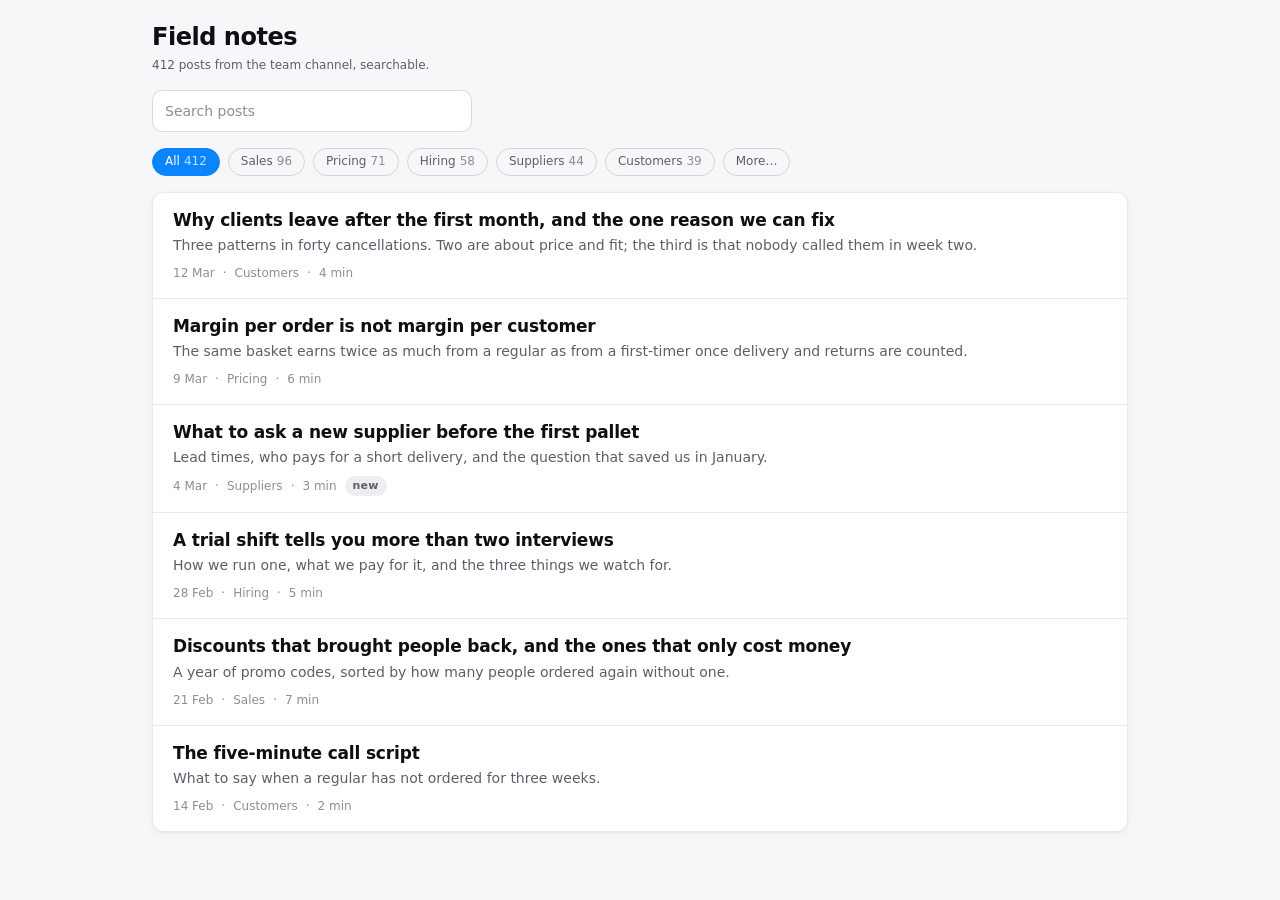
<file: templates/patterns/index.html>
<!doctype html>
<html lang="en" dir="ltr" data-languages="en">
<head>
<meta charset="utf-8" />
<meta name="viewport" content="width=device-width, initial-scale=1, viewport-fit=cover" />
<title>patterns</title>

<!--
  THE TWO OTHER KINDS OF SCREEN, next to the starter's form-and-records one.

  `design.md` -> "What kind of screen is it" names three kinds: sorting,
  reading, entering. The starter shows entering and a short record list. This
  page shows the other two as they should look, built only from classes in
  the starter's app.css:

    #library   a list of TEXTS: chips to filter, a search field with a label,
               rows with a headline, an excerpt and metadata underneath
    #post      one text on its own screen: .reader, .article-title, .lead,
               .prose, .pull
    #orders    a list of RECORDS to go through: .row-title / .row-sub /
               .row-meta, a status badge on the few rows that need it
    #tasks     a list that drives the record it opens: .split, the selected
               row's aria-current, and a .dialog in place of confirm()

  Copy the markup, not the words. It is not part of any app and is not
  deployed; it exists so the shape you copy is a shape made for your kind of
  screen. Look at it framed, from the templates directory:

    python templates/preview.py --app templates
    http://127.0.0.1:8765/__shell?entry=/patterns/index.html%23library

  It is written in English only, and says so on <html> with
  data-languages="en": its sample text has no Russian or Hebrew, and English
  laid out right to left is wrong for a reader and for a screen reader alike.
  An app in three languages follows the starter instead. To see these shapes
  mirrored, copy one into the starter and open it with ?locale=he.

  The <head> script is the starter's, shortened: handshake, appearance,
  device, and the check that the message came from the shell (MAN-2506). A
  real app copies the starter's whole block - this page has no SDK import and
  no session runtime to protect, so it leaves out what only those need.

  Ported from PR #27 (written against 2.11.0) in 3.14.0.
-->
<script>
  (function () {
    var root = document.documentElement;
    var media = window.matchMedia('(prefers-color-scheme: dark)');
    root.dataset.appearance = media.matches ? 'dark' : 'light';
    window.__device = 'desktop';

    function applyShellTheme(payload) {
      if (payload.appearance) root.dataset.appearance = payload.appearance;
      if (payload.accent) root.dataset.accent = payload.accent;
    }

    var SHELL_ORIGINS = ['https://manaurum.com', 'https://app.manaurum.com'];
    if (/^(127\.0\.0\.1|localhost|\[::1\])$/.test(location.hostname)) {
      SHELL_ORIGINS.push(location.origin);
    }

    window.addEventListener('message', function (event) {
      var data = event.data;
      if (!data || typeof data.type !== 'string') return;
      if (event.source !== window.parent || SHELL_ORIGINS.indexOf(event.origin) === -1) return;
      var payload = data.payload || {};
      if (data.type === 'manaurum:init' || data.type === 'manaurum:theme-change') {
        applyShellTheme(payload);
      }
      if ((data.type === 'manaurum:init' || data.type === 'manaurum:device-change') && payload.device) {
        window.__device = payload.device;
        if (document.body) document.body.dataset.device = payload.device;
      }
      if (data.type === 'manaurum:init') {
        event.source.postMessage({ type: 'manaurum:ready', payload: { sdk_version: 'patterns' } },
                                 event.origin);
      }
    }, true);
  })();
</script>

<link rel="stylesheet" href="../v2-starter/src/static/app.css" />
</head>

<body>
  <div class="app">

    <!-- READING, the list. The headline is the content, so it is the biggest
         thing in the row and it wraps instead of truncating. Date, topic and
         length sit UNDER the text: they vary in length, and on the right
         they would make a jagged edge and squeeze the headline. -->
    <div data-view="library">
      <header class="page-header">
        <div>
          <h1>Field notes</h1>
          <p class="subtitle">412 posts from the team channel, searchable.</p>
        </div>
      </header>

      <div>
        <div class="toolbar">
          <!-- The forms rule still holds in a toolbar: a label exists, it is
               just not shown. `.toolbar > .field` takes the free width. -->
          <div class="field">
            <label class="field-label sr-only" for="q">Search posts</label>
            <input class="input" id="q" type="search" placeholder="Search posts" />
          </div>
        </div>

        <!-- Filters. Quiet until chosen; only the chosen one is accent.
             Seven, not thirteen: the rest would go behind a <select>. -->
        <div class="chips" role="group" aria-label="Topic" id="topics">
          <button class="chip" type="button" aria-pressed="true">All <span class="chip-n">412</span></button>
          <button class="chip" type="button" aria-pressed="false">Sales <span class="chip-n">96</span></button>
          <button class="chip" type="button" aria-pressed="false">Pricing <span class="chip-n">71</span></button>
          <button class="chip" type="button" aria-pressed="false">Hiring <span class="chip-n">58</span></button>
          <button class="chip" type="button" aria-pressed="false">Suppliers <span class="chip-n">44</span></button>
          <button class="chip" type="button" aria-pressed="false">Customers <span class="chip-n">39</span></button>
          <button class="chip" type="button" aria-pressed="false">More&hellip;</button>
        </div>
      </div>

      <section class="card card-flush">
        <ul class="list" id="posts">
          <li class="row row-text is-interactive" data-id="leave" tabindex="0">
            <div class="row-main">
              <span class="row-headline">Why clients leave after the first month, and the one reason we can fix</span>
              <span class="row-excerpt">Three patterns in forty cancellations. Two are about price and fit; the third is that nobody called them in week two.</span>
              <span class="row-foot"><span>12 Mar</span><span>Customers</span><span>4 min</span></span>
            </div>
          </li>
          <li class="row row-text is-interactive" data-id="margin" tabindex="0">
            <div class="row-main">
              <span class="row-headline">Margin per order is not margin per customer</span>
              <span class="row-excerpt">The same basket earns twice as much from a regular as from a first-timer once delivery and returns are counted.</span>
              <span class="row-foot"><span>9 Mar</span><span>Pricing</span><span>6 min</span></span>
            </div>
          </li>
          <li class="row row-text is-interactive" data-id="supplier" tabindex="0">
            <div class="row-main">
              <span class="row-headline">What to ask a new supplier before the first pallet</span>
              <span class="row-excerpt">Lead times, who pays for a short delivery, and the question that saved us in January.</span>
              <span class="row-foot"><span>4 Mar</span><span>Suppliers</span><span>3 min</span><span class="badge">new</span></span>
            </div>
          </li>
          <li class="row row-text is-interactive" data-id="hiring" tabindex="0">
            <div class="row-main">
              <span class="row-headline">A trial shift tells you more than two interviews</span>
              <span class="row-excerpt">How we run one, what we pay for it, and the three things we watch for.</span>
              <span class="row-foot"><span>28 Feb</span><span>Hiring</span><span>5 min</span></span>
            </div>
          </li>
          <li class="row row-text is-interactive" data-id="discounts" tabindex="0">
            <div class="row-main">
              <span class="row-headline">Discounts that brought people back, and the ones that only cost money</span>
              <span class="row-excerpt">A year of promo codes, sorted by how many people ordered again without one.</span>
              <span class="row-foot"><span>21 Feb</span><span>Sales</span><span>7 min</span></span>
            </div>
          </li>
          <li class="row row-text is-interactive" data-id="calls" tabindex="0">
            <div class="row-main">
              <span class="row-headline">The five-minute call script</span>
              <span class="row-excerpt">What to say when a regular has not ordered for three weeks.</span>
              <span class="row-foot"><span>14 Feb</span><span>Customers</span><span>2 min</span></span>
            </div>
          </li>
        </ul>
      </section>
    </div><!-- /view: library -->

    <!-- READING, one text. No card: the text is the surface. A reading
         screen has almost no accent - the back link and the links in the
         text. The pulled quote is grey on purpose. -->
    <div data-view="post" hidden>
      <article class="reader">
        <!-- The way back sits in the text column, not at the window edge:
             on a wide window the two would be a screen apart. -->
        <div class="toolbar">
          <a class="btn btn-ghost" href="#library"><span class="flip-rtl" aria-hidden="true">&larr;</span> All posts</a>
        </div>
        <h1 class="article-title">Why clients leave after the first month, and the one reason we can fix</h1>
        <p class="article-meta"><span>12 March 2026</span><span>Customers</span><span>4 min read</span></p>
        <p class="lead">We read forty cancellation notes side by side. Most reasons were out of our hands. One was not, and it costs a phone call.</p>
        <div class="prose">
          <p>Every cancellation note since September went into one table: when the customer joined, how many orders they placed, what they wrote when they left. Forty of them, and three patterns.</p>
          <h2>Price and fit</h2>
          <p>Half left because the product was not for them, or not at that price. That is a question for the landing page, not for the first month, and <a href="#library">the pricing notes</a> cover it.</p>
          <blockquote class="pull">
            Nobody asked how the first two weeks went. I assumed nobody would notice if I stopped.
            <cite>one of the forty</cite>
          </blockquote>
          <h2>Silence in week two</h2>
          <p>The rest had one thing in common: no contact between the welcome message and the first invoice. The customers who got a call in week two stayed at three times the rate.</p>
          <ul>
            <li>Call on day ten, not day thirty.</li>
            <li>Ask one question: what almost made you stop?</li>
            <li>Write the answer down where the next person will see it.</li>
          </ul>
          <p>That is the whole change. It is in the call script from February.</p>
        </div>
      </article>
    </div><!-- /view: post -->

    <!-- SORTING. Records, so the old row is right: the name is a label, it
         truncates, and short even values (an amount, a date) hug the right.
         One badge, on the one row that needs a decision. One primary.

         These rows are inert here, so they carry no is-interactive, tabindex
         or data-id: a hover on a row that does nothing is a promise the page
         does not keep. In a real app a row opens its order - add all three
         then, with one delegated click AND keydown handler, as #posts has. -->
    <div data-view="orders" hidden>
      <header class="page-header">
        <div>
          <h1>Orders</h1>
          <p class="subtitle">This week, oldest first.</p>
        </div>
        <div class="header-actions">
          <button class="btn btn-primary" type="button">New order</button>
        </div>
      </header>

      <div class="chips" role="group" aria-label="Status">
        <button class="chip" type="button" aria-pressed="true">Open <span class="chip-n">7</span></button>
        <button class="chip" type="button" aria-pressed="false">Delivered <span class="chip-n">23</span></button>
        <button class="chip" type="button" aria-pressed="false">Cancelled <span class="chip-n">2</span></button>
      </div>

      <section class="card card-flush">
        <ul class="list">
          <li class="row">
            <div class="row-main"><span class="row-title">Ivanova Maria</span><span class="row-sub">#312 &middot; 4 items &middot; pickup</span></div>
            <span class="badge badge-danger">overdue</span>
            <span class="row-meta">2 480 ₽</span>
          </li>
          <li class="row">
            <div class="row-main"><span class="row-title">Petrov Alexei</span><span class="row-sub">#313 &middot; 1 item &middot; delivery</span></div>
            <span class="row-meta">890 ₽</span>
          </li>
          <li class="row">
            <div class="row-main"><span class="row-title">Kafe Solnce</span><span class="row-sub">#314 &middot; 12 items &middot; delivery</span></div>
            <span class="row-meta">14 200 ₽</span>
          </li>
          <li class="row">
            <div class="row-main"><span class="row-title">Sidorova Anna</span><span class="row-sub">#315 &middot; 2 items &middot; pickup</span></div>
            <span class="row-meta">1 150 ₽</span>
          </li>
          <li class="row">
            <div class="row-main"><span class="row-title">Orlov Dmitry</span><span class="row-sub">#316 &middot; 3 items &middot; delivery</span></div>
            <span class="row-meta">3 040 ₽</span>
          </li>
          <li class="row">
            <div class="row-main"><span class="row-title">Studio Linia</span><span class="row-sub">#317 &middot; 6 items &middot; delivery</span></div>
            <span class="row-meta">7 600 ₽</span>
          </li>
          <li class="row">
            <div class="row-main"><span class="row-title">Morozov Ilya</span><span class="row-sub">#318 &middot; 1 item &middot; pickup</span></div>
            <span class="row-meta">420 ₽</span>
          </li>
        </ul>
      </section>
    </div><!-- /view: orders -->

    <!-- LIST AND DETAIL. The list is the content, so it is rows in a card,
         not a sidebar; the open record is the row with aria-current. Narrow
         the window and the record drops under the list; on a phone only one
         of the two shows (data-open). Delete asks first, with a <dialog>:
         confirm() returns false in the desktop without showing anything. -->
    <div data-view="tasks" hidden>
      <header class="page-header">
        <div>
          <h1>Tasks</h1>
          <p class="subtitle">Three open, two waiting on someone else.</p>
        </div>
      </header>

      <div class="split" id="task-split">
        <section class="split-list card card-flush">
          <ul class="list" id="tasks">
            <li class="row is-interactive" data-id="t1" data-due="Friday" data-to="Marketing" tabindex="0" aria-current="true">
              <div class="row-main"><span class="row-title">Send the landing copy to marketing</span><span class="row-sub">Promised for Friday</span></div>
              <span class="row-meta">Fri</span>
            </li>
            <li class="row is-interactive" data-id="t2" data-due="Monday" data-to="Data team" tabindex="0">
              <div class="row-main"><span class="row-title">Check the week-two retention numbers</span><span class="row-sub">Waiting on the data team</span></div>
              <span class="row-meta">Mon</span>
            </li>
            <li class="row is-interactive" data-id="t3" data-due="Tuesday" data-to="Founders" tabindex="0">
              <div class="row-main"><span class="row-title">Decide on the trial length</span><span class="row-sub">Two options on the table</span></div>
              <span class="row-meta">Tue</span>
            </li>
          </ul>
        </section>

        <section class="split-detail card" aria-labelledby="task-title">
          <div class="toolbar">
            <a class="btn btn-ghost split-back" href="#tasks"><span class="flip-rtl" aria-hidden="true">&larr;</span> All tasks</a>
            <span class="toolbar-spacer"></span>
            <button class="btn btn-secondary" type="button" id="task-delete">Delete</button>
          </div>
          <h2 class="card-title">Task</h2>
          <p class="row-title" id="task-title" tabindex="-1">Send the landing copy to marketing</p>
          <dl class="kv">
            <dt>Due</dt><dd id="task-due">Friday</dd>
            <dt>Promised to</dt><dd id="task-to">Marketing</dd>
          </dl>
          <p class="status" id="task-status" role="status"></p>
        </section>
      </div>

      <dialog class="dialog" id="confirm-delete" aria-labelledby="cd-title">
        <form method="dialog">
          <h2 class="dialog-title" id="cd-title">Delete this task?</h2>
          <p class="dialog-body">It cannot be brought back.</p>
          <div class="dialog-actions">
            <button class="btn btn-secondary" value="cancel" autofocus>Cancel</button>
            <button class="btn btn-danger" value="ok">Delete</button>
          </div>
        </form>
      </dialog>
    </div><!-- /view: tasks -->

  </div>

<script>
  document.body.dataset.device = window.__device;

  // A chip group is single-choice here: one handler per group, and the state
  // lives in aria-pressed, which is also what paints it.
  document.querySelectorAll('.chips').forEach(function (group) {
    group.addEventListener('click', function (e) {
      var chip = e.target.closest('.chip');
      if (!chip) return;
      group.querySelectorAll('.chip').forEach(function (c) {
        c.setAttribute('aria-pressed', c === chip ? 'true' : 'false');
      });
    });
  });

  // One delegated handler, and a keyboard path: a row that only answers the
  // mouse is half a control.
  var posts = document.getElementById('posts');
  function openPost(row) {
    if (row) location.hash = 'post';
  }
  posts.addEventListener('click', function (e) {
    openPost(e.target.closest('.row[data-id]'));
  });
  posts.addEventListener('keydown', function (e) {
    if (e.key !== 'Enter' && e.key !== ' ') return;
    e.preventDefault();
    openPost(e.target.closest('.row[data-id]'));
  });

  // List and detail: the open record is aria-current, and its id is in the
  // URL (#tasks/t2) so it opens directly.
  var tasks = document.getElementById('tasks');
  var split = document.getElementById('task-split');
  function showTask(id) {
    var rows = Array.prototype.slice.call(tasks.querySelectorAll('.row[data-id]'));
    var phone = document.body.dataset.device === 'mobile';
    var asked = rows.filter(function (row) { return row.dataset.id === id; })[0] || null;
    // Nothing in the URL, or an id that is not here (deleted, mistyped): a
    // phone shows the list alone, a window shows the first record beside it
    // rather than an empty pane or the last one it drew.
    var open = asked || (phone ? null : rows[0] || null);
    var wasOpen = split.hasAttribute('data-open');
    var previous = tasks.querySelector('.row[aria-current="true"]');
    rows.forEach(function (row) {
      if (row === open) row.setAttribute('aria-current', 'true'); else row.removeAttribute('aria-current');
    });
    split.toggleAttribute('data-open', !!asked);
    if (open) {
      // Every field of the record, and nothing left over from the last one.
      document.getElementById('task-title').textContent = open.querySelector('.row-title').textContent;
      document.getElementById('task-due').textContent = open.dataset.due;
      document.getElementById('task-to').textContent = open.dataset.to;
      document.getElementById('task-status').textContent = '';
    }
    // On a phone the pane that had focus has just been hidden: move focus to
    // what is on screen now, or a keyboard user is left nowhere.
    if (phone && asked && !wasOpen) document.getElementById('task-title').focus();
    if (phone && !asked && wasOpen && previous) previous.focus();
  }
  function pickTask(row) {
    if (row) location.hash = 'tasks/' + row.dataset.id;
  }
  tasks.addEventListener('click', function (e) {
    pickTask(e.target.closest('.row[data-id]'));
  });
  tasks.addEventListener('keydown', function (e) {
    if (e.key !== 'Enter' && e.key !== ' ') return;
    e.preventDefault();
    pickTask(e.target.closest('.row[data-id]'));
  });

  // Delete asks first. The answer arrives in the close event, as returnValue.
  var dialog = document.getElementById('confirm-delete');
  document.getElementById('task-delete').addEventListener('click', function () {
    dialog.returnValue = '';
    dialog.showModal();
  });
  dialog.addEventListener('close', function () {
    document.getElementById('task-status').textContent =
      dialog.returnValue === 'ok' ? 'Deleted (not really: this page has no data).' : '';
  });

  var views = Array.prototype.slice.call(document.querySelectorAll('[data-view]'));
  function route() {
    var name = location.hash.slice(1).split('/')[0];
    var known = views.some(function (el) { return el.dataset.view === name; });
    views.forEach(function (el) { el.hidden = el.dataset.view !== (known ? name : 'library'); });
    if (name === 'tasks') showTask(location.hash.split('/')[1] || '');
  }
  window.addEventListener('hashchange', route);
  route();
</script>
</body>
</html>
</file>
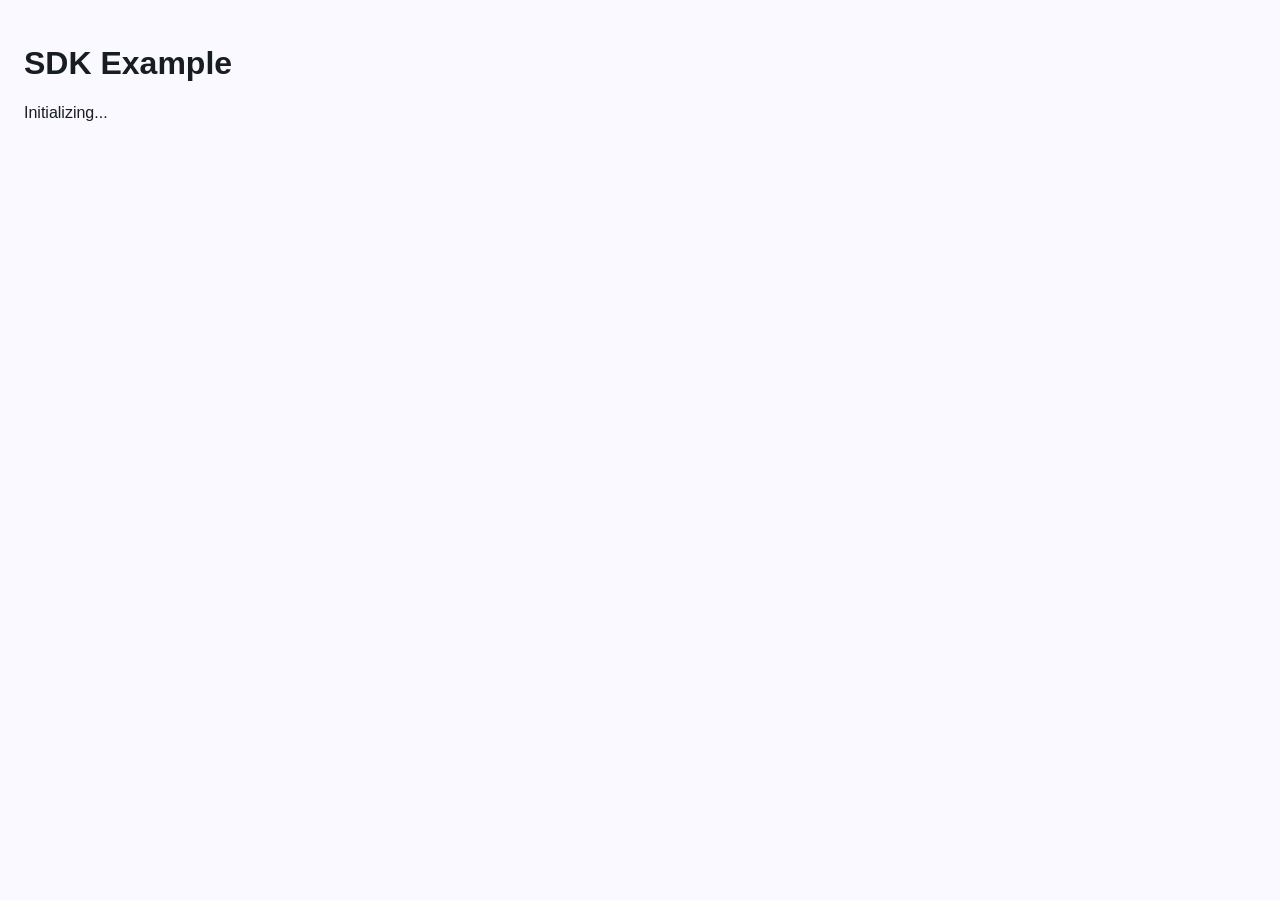
<file: templates/hello-world.html>
<!DOCTYPE html>
<html lang="en">
<head>
  <meta charset="utf-8">
  <title>SDK Example</title>
  <script src="https://manaurum.com/sdk/manaurum.js"></script>
  <style>
    body { font-family: Inter, sans-serif; margin: 0; padding: 24px; background: #f9f9ff; color: #181c23; }
    body.xp { font-family: Tahoma, sans-serif; background: #ece9d8; }
    .btn { padding: 8px 16px; border: none; border-radius: 8px; cursor: pointer; font-size: 13px; font-weight: 600; margin: 4px; }
    .btn-blue { background: #0058bc; color: white; }
    .btn-gray { background: #e0e0e0; color: #333; }
  </style>
</head>
<body>
  <h1>SDK Example</h1>
  <p id="status">Initializing...</p>
  <div id="actions" style="display:none;">
    <button class="btn btn-blue" onclick="app.setTitle('Updated @ ' + new Date().toLocaleTimeString())">Set Title</button>
    <button class="btn btn-gray" onclick="app.toastSuccess('It works!')">Toast</button>
    <button class="btn btn-gray" onclick="app.toastError('Oops!')">Error Toast</button>
    <button class="btn btn-gray" onclick="app.close()">Close</button>
  </div>

  <script>
    var app = ManaurumSDK.init();

    app.onReady(function(ctx) {
      document.getElementById('status').textContent =
        'Connected! Hello, ' + ctx.user.nickname + ' (theme: ' + ctx.theme + ')';
      document.getElementById('actions').style.display = 'block';
    });

    app.onThemeChange(function(theme) {
      document.body.className = theme === 'xp' ? 'xp' : '';
    });
  </script>
</body>
</html>
</file>
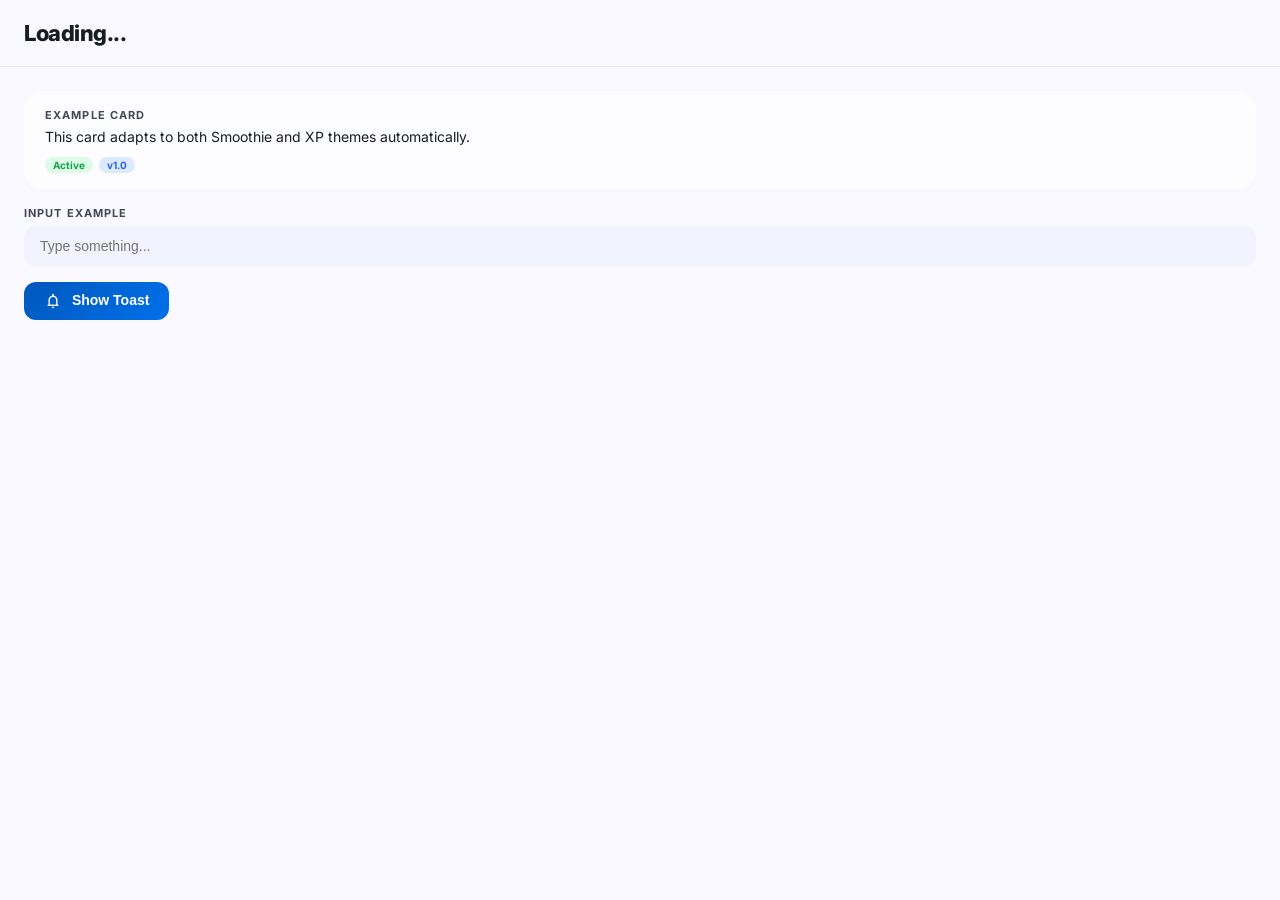
<file: templates/theme-aware-app.html>
<!DOCTYPE html>
<html>
<head>
  <meta charset="utf-8">
  <meta name="viewport" content="width=device-width, initial-scale=1">
  <title>ManAurum Theme-Aware App</title>
  <script src="https://manaurum.com/sdk/manaurum.js"></script>
  <link href="https://fonts.googleapis.com/css2?family=Inter:wght@400;500;600;700;800&display=swap" rel="stylesheet">
  <link href="https://fonts.googleapis.com/css2?family=Material+Symbols+Outlined:wght,FILL@100..700,0..1&display=swap" rel="stylesheet">
  <style>
    * { margin: 0; padding: 0; box-sizing: border-box; }
    body { transition: all 0.2s; height: 100vh; display: flex; flex-direction: column; }

    /* Smoothie theme */
    body.smoothie {
      font-family: 'Inter', -apple-system, sans-serif;
      background: #f9f9ff; color: #181c23; font-size: 14px;
    }
    body.smoothie .header { padding: 20px 24px; border-bottom: 1px solid rgba(0,0,0,0.06); }
    body.smoothie .header h1 { font-size: 22px; font-weight: 800; letter-spacing: -0.02em; }
    body.smoothie .card {
      background: rgba(255,255,255,0.6); border-radius: 20px; padding: 16px 20px;
      border: 1px solid rgba(255,255,255,0.4); box-shadow: 0 2px 8px rgba(0,0,0,0.02);
    }
    body.smoothie .btn {
      padding: 10px 20px; border-radius: 12px; border: none;
      background: linear-gradient(135deg, #0058bc, #0070eb); color: white;
      font-weight: 700; font-size: 14px; cursor: pointer;
    }
    body.smoothie .input {
      width: 100%; padding: 12px 16px; border-radius: 12px; border: none;
      background: #f1f3fe; font-size: 14px; outline: none; color: #181c23;
    }
    body.smoothie .label {
      font-size: 11px; font-weight: 700; color: #414755;
      text-transform: uppercase; letter-spacing: 0.1em; margin-bottom: 6px;
    }
    body.smoothie .badge {
      padding: 2px 8px; border-radius: 9999px; font-size: 10px; font-weight: 700;
    }
    body.smoothie .text-muted { color: #717786; font-size: 13px; }

    /* XP theme */
    body.xp {
      font-family: Tahoma, sans-serif;
      background: #ece9d8; color: #000; font-size: 12px;
    }
    body.xp .header { padding: 8px 12px; border-bottom: 1px solid #aaa; }
    body.xp .header h1 { font-size: 14px; font-weight: 700; }
    body.xp .card {
      background: #fff; border-radius: 3px; padding: 8px 10px; border: 1px solid #aca899;
    }
    body.xp .btn {
      padding: 4px 16px; border-radius: 3px; border: 1px solid #214a87;
      background: #316ac5; color: white; font-weight: 700; font-size: 11px; cursor: pointer;
    }
    body.xp .input {
      width: 100%; padding: 6px 8px; border-radius: 3px; border: 1px solid #7f9db9;
      background: #fff; font-size: 12px; outline: none; color: #000;
    }
    body.xp .label { font-size: 11px; font-weight: 700; color: #333; margin-bottom: 4px; }
    body.xp .badge { padding: 2px 6px; border-radius: 3px; font-size: 10px; font-weight: 700; }
    body.xp .text-muted { color: #666; font-size: 11px; }

    /* Shared */
    .content { flex: 1; overflow-y: auto; padding: 24px; }
    body.xp .content { padding: 12px; }
    .badge-success { background: #dcfce7; color: #16a34a; }
    .badge-error { background: #fef2f2; color: #dc2626; }
    .badge-info { background: #dbeafe; color: #2563eb; }
    .material-symbols-outlined { font-variation-settings: 'FILL' 0, 'wght' 400; vertical-align: middle; }
  </style>
</head>
<body class="smoothie">
  <div class="header">
    <h1 id="title">Loading...</h1>
    <p class="text-muted" id="subtitle"></p>
  </div>

  <div class="content">
    <div class="card" style="margin-bottom: 16px;">
      <div class="label">Example Card</div>
      <p>This card adapts to both Smoothie and XP themes automatically.</p>
      <div style="margin-top: 12px; display: flex; gap: 6px;">
        <span class="badge badge-success">Active</span>
        <span class="badge badge-info">v1.0</span>
      </div>
    </div>

    <div style="margin-bottom: 16px;">
      <div class="label">Input Example</div>
      <input class="input" placeholder="Type something..." id="demo-input">
    </div>

    <button class="btn" id="toast-btn">
      <span class="material-symbols-outlined" style="font-size: 18px; margin-right: 6px;">notifications</span>
      Show Toast
    </button>
  </div>

  <script>
    var sdk = ManaurumSDK.init();

    sdk.onReady(function(ctx) {
      document.body.className = ctx.theme;
      document.getElementById('title').textContent = 'Hello, ' + ctx.user.nickname + '!';
      document.getElementById('subtitle').textContent = 'Theme: ' + ctx.theme;
    });

    sdk.onThemeChange(function(theme) {
      document.body.className = theme;
      document.getElementById('subtitle').textContent = 'Theme: ' + theme;
    });

    document.getElementById('toast-btn').onclick = function() {
      sdk.toastSuccess('It works!');
    };
  </script>
</body>
</html>
</file>
<file: templates/v2-starter/src/static/app.css>
/* ============================================================================
   my-app — stylesheet
   manaurum-starter app.css 3.22.3 — keep this line when you copy the file.
   It is how the platform tells which template an app's stylesheet came from,
   and so which apps still carry a defect fixed in a later one.
   ----------------------------------------------------------------------------
   A v2 app is an ISOLATED IFRAME that serves its own CSS. Nothing from the
   Manaurum shell cascades in: no reset, no fonts, no tokens, no component
   classes. That is the whole design contract. You are not styling a React
   island inside our app — you are building a small, self-contained web page
   that has to look like it belongs next to ours.

   So this file is deliberately complete: it is the design system for your app.
   Copy it, keep the token names, and restyle by changing values at the top
   rather than sprinkling one-off colours through your markup.

   WHY THESE TOKEN NAMES. They are the Manaurum OS names, copied verbatim from
   the OS stylesheet (`frontend/src/app/globals.css`, mirrored publicly at
   https://manaurum.com/api/library/tokens.css). Keeping the names means that
   when the shared design system becomes a dependable dependency (MAN-1401),
   swapping to it moves none of the rules below. `--app-bg`, `--surface-input`
   and `--font-mono` are this file's own and stay here either way.

   Why the values are vendored here instead of `<link>`-ing that public file
   today: a stylesheet has no graceful degradation. A dynamically-imported SDK
   can fall back to `fetch()`, but a `<link>` that fails to load leaves your
   user staring at unstyled HTML.

   FOUR RULES THIS FILE ENCODES, because they are the ones that get missed:
     1. The OS draws the title bar. Never draw your own.
     2. Fill the content area. No margin against the window edge.
     3. Appearance (light/dark) and accent come from the SHELL, not from the
        browser. `index.html` sets `data-appearance` / `data-accent` on <html>;
        every colour below reads off those. See the handshake there.
     4. Left and right are the READING direction, and Hebrew reads the other
        way. `index.html` sets <html dir="rtl"> for it, and every side here is
        a logical one - `margin-inline-start`, `padding-inline-end`,
        `border-inline-start`, `text-align: start` - so the page mirrors by
        itself. Never `margin-left` / `text-align: left`: `check_ui.py` fails
        on them. An arrow that means back or forward takes `.flip-rtl`.
   ========================================================================= */

/* ── Tokens: light (the default) ─────────────────────────────────────────── */

:root {
  /* Type. Matches the OS stack. No webfont on purpose: a font that arrives
     late reflows your app, and one that fails to arrive changes its metrics.
     If you want the Manaurum brand faces (Hanken Grotesk + Newsreader), self
     -host them in your own image rather than hot-linking a CDN. */
  --font-text: "SF Pro Text", "Inter", system-ui, -apple-system, BlinkMacSystemFont, sans-serif;
  --font-display: "SF Pro Display", "Inter", system-ui, -apple-system, BlinkMacSystemFont, sans-serif;
  --font-mono: ui-monospace, SFMono-Regular, "SF Mono", Menlo, Consolas, monospace;

  --fs-caption: 11px;  --fs-footnote: 12px; --fs-body: 13px;
  --fs-body-lg: 14px;  --fs-callout: 15px;  --fs-subhead: 17px;
  --fs-title-3: 20px;  --fs-title-2: 24px;

  --fw-regular: 400; --fw-medium: 500; --fw-semibold: 600; --fw-bold: 700;
  /* `--lh-normal` is for labels, rows and short copy. Four paragraphs in a
     row at 1.5 are tiring to read; long-form text takes `--lh-relaxed`, which
     is what `.prose` below uses. Same names and values as the OS
     (frontend/src/app/globals.css:255-258). */
  --lh-tight: 1.15;  --lh-snug: 1.3;   --lh-normal: 1.5;  --lh-relaxed: 1.7;
  --ls-tight: -0.02em;

  /* Spacing. Every gap and pad below comes from this scale — that single
     habit is most of what makes a layout look designed rather than assembled. */
  --space-1: 4px;  --space-2: 8px;  --space-3: 12px; --space-4: 16px;
  --space-5: 20px; --space-6: 24px; --space-8: 32px; --space-10: 40px;
  --space-12: 48px;

  /* Layout. `design.md` caps a page at 1024px: text lines that run the
     full width of a maximised window are unreadable. */
  --container-lg: 1024px;

  --radius-button: 8px; --radius-input: 10px; --radius-card: 12px;
  --radius-panel: 16px; --radius-pill: 9999px;

  --motion-fast: 120ms; --motion-normal: 200ms;
  --ease-standard: cubic-bezier(0.4, 0, 0.2, 1);
  --ease-spring: cubic-bezier(0.32, 0.72, 0, 1);

  /* Surfaces. An app iframe is opaque — it is not composited over the
     wallpaper — so these are the OS's SOLID window values, not its
     translucent ones.

     Note the direction: in light the page recedes and cards come forward
     (white on grey); in dark it inverts (cards lighter than the page).
     Getting that backwards is the single most common reason a dark theme
     looks flat. */
  --app-bg: #f7f7f9;
  --surface-card: #ffffff;
  --surface-panel: #eeeef1;
  --surface-input: #ffffff;
  --surface-hover: rgba(0, 0, 0, 0.04);
  --surface-active: rgba(0, 0, 0, 0.08);

  --border-hairline: rgba(0, 0, 0, 0.08);
  --border-hairline-strong: rgba(0, 0, 0, 0.14);

  --text-primary: #0e0f12;
  --text-secondary: #5c5f6b;
  --text-tertiary: #8e8e93;
  --text-inverted: #ffffff;

  --shadow-card: 0 1px 2px rgba(0, 0, 0, 0.04), 0 2px 8px rgba(0, 0, 0, 0.04);
  --shadow-button: 0 1px 2px rgba(0, 0, 0, 0.08);
  /* This file's own, like `--app-bg`: what dims the page behind a `.dialog`. */
  --scrim: rgba(0, 0, 0, 0.32);

  --color-danger: #e5484d;  --color-danger-soft: rgba(229, 72, 77, 0.10);
  --color-success: #16a34a; --color-success-soft: rgba(22, 163, 74, 0.10);
  --color-warning: #f59e0b; --color-warning-soft: rgba(245, 158, 11, 0.12);

  /* Accent default. Overridden by [data-accent] below. */
  --accent: #0a84ff;
  --accent-hover: #3395ff;
  --accent-soft: rgba(10, 132, 255, 0.12);
  --accent-contrast: #ffffff;

  color-scheme: light;
}

/* ── Tokens: dark ────────────────────────────────────────────────────────────
   One block, no media query. `index.html` ALWAYS writes data-appearance —
   from the shell when framed, from prefers-color-scheme when standalone — so
   there is exactly one source of truth and no duplicated token list. */

:root[data-appearance="dark"] {
  --app-bg: #17171a;
  --surface-card: #212126;
  --surface-panel: #2a2a30;
  --surface-input: #1a1a1e;
  --surface-hover: rgba(255, 255, 255, 0.06);
  --surface-active: rgba(255, 255, 255, 0.10);

  --border-hairline: rgba(255, 255, 255, 0.10);
  --border-hairline-strong: rgba(255, 255, 255, 0.18);

  --text-primary: #f5f5f7;
  --text-secondary: #9a9da8;
  --text-tertiary: #7c7f88;
  --text-inverted: #0e0f12;

  --shadow-card: 0 1px 2px rgba(0, 0, 0, 0.3), 0 2px 8px rgba(0, 0, 0, 0.3);
  --shadow-button: 0 1px 2px rgba(0, 0, 0, 0.5);
  --scrim: rgba(0, 0, 0, 0.56);

  --color-danger: #ff6369;  --color-danger-soft: rgba(255, 99, 105, 0.16);
  --color-success: #30d158; --color-success-soft: rgba(48, 209, 88, 0.16);
  --color-warning: #ffb340; --color-warning-soft: rgba(255, 179, 64, 0.16);

  color-scheme: dark;
}

/* ── Accents ─────────────────────────────────────────────────────────────────
   The user picks one of these in OS Settings; the shell tells your app which.
   Values copied verbatim from globals.css (frontend/src/app/globals.css:376-388,
   the nine names of backend/app/services/preferences.py) so your app matches
   the desktop around it. Anything unrecognised keeps the core-blue default
   above. */

:root[data-accent="core-blue"] { --accent: #0a84ff; --accent-hover: #3395ff; --accent-soft: rgba(10,132,255,.12); --accent-contrast: #fff; }
:root[data-accent="teal"]      { --accent: #5ac8fa; --accent-hover: #76d2fb; --accent-soft: rgba(90,200,250,.14);  --accent-contrast: #0e0f12; }
:root[data-accent="lavender"]  { --accent: #b49dff; --accent-hover: #c3b1ff; --accent-soft: rgba(180,157,255,.16); --accent-contrast: #0e0f12; }
:root[data-accent="coral"]     { --accent: #ff9b85; --accent-hover: #ffae9b; --accent-soft: rgba(255,155,133,.14); --accent-contrast: #0e0f12; }
:root[data-accent="rose"]      { --accent: #ff6ca0; --accent-hover: #ff87b3; --accent-soft: rgba(255,108,160,.14); --accent-contrast: #fff; }
:root[data-accent="graphite"]  { --accent: #8e8e93; --accent-hover: #a2a2a7; --accent-soft: rgba(142,142,147,.14); --accent-contrast: #fff; }
:root[data-accent="amber"]     { --accent: #f59e0b; --accent-hover: #fbbf24; --accent-soft: rgba(245,158,11,.12);  --accent-contrast: #0e0f12; }
:root[data-accent="green"]     { --accent: #30d158; --accent-hover: #4add6e; --accent-soft: rgba(48,209,88,.14);   --accent-contrast: #0e0f12; }
:root[data-accent="verdant"]   { --accent: #02d667; --accent-hover: #2ae382; --accent-soft: rgba(2,214,103,.14);   --accent-contrast: #051a10; }

/* ── Reset + page shell ─────────────────────────────────────────────────── */

*, *::before, *::after { box-sizing: border-box; }

/* The `hidden` attribute is only `display: none` in the BROWSER's stylesheet,
   and any author `display` rule beats it — including `.empty { display: flex }`
   and `.kv { display: grid }` below. Without this line `el.hidden = true`
   silently does nothing and you get an empty state stacked on top of the list
   it was supposed to replace. Keep it. */
[hidden] { display: none !important; }

/* The scroll contract, and the reason `.app` below says `min-height` and not
   `height`. The OS window's content area is `overflow: auto`, which scrolls a
   BUILTIN app; it can never scroll yours, because your app is an iframe sized
   to `height: 100%` of that box and is therefore never taller than it. So the
   document here is the scroller, and everything below it is free to grow.

   Put `overflow: hidden` and a fixed `height` on a root instead, and the
   bottom of every long page becomes unreachable — no scrollbar, anywhere.
   Adding `overflow: auto` to a child does NOT fix that on its own: a block
   with auto height grows to fit its content and never overflows. A fixed
   shell needs the root to be a flex column, `flex: 1` AND `overflow: auto` on
   the element holding the content, and `min-height: 0` on the flex items in
   between. That is what a design mockup's `overflow: hidden` costs you when
   it is ported — it was the mockup drawing a fake window frame. See "Window
   rules" in manaurum-app/references/design.md. */
html, body { height: 100%; }

body {
  margin: 0;
  background: var(--app-bg);
  color: var(--text-primary);
  font-family: var(--font-text);
  font-size: var(--fs-body-lg);
  line-height: var(--lh-normal);
  -webkit-font-smoothing: antialiased;
}

/* Without this a link is the browser's #0000ee, which follows neither the
   accent nor the dark appearance. */
a { color: var(--accent); text-underline-offset: 2px; }

/* The OS window is the frame. `.app` fills it and owns the ONLY outer
   padding in the app — rule 2 at the top of this file.

   A cap and its centring are ONE rule. Up to the cap a centred and an
   uncentred `.app` are pixel-identical; past it, a cap with no
   `margin-inline: auto` glues the app to the left edge of a wide window.
   This shipped in four apps (MAN-2849), and `check_ui.py` now fails on it. */
.app {
  display: flex;
  flex-direction: column;
  min-height: 100%;
  padding: var(--space-6);
  gap: var(--space-4);
  width: 100%;
  max-width: var(--container-lg, 1024px);
  margin-inline: auto;
}

/* A view (see the router in index.html) is a column of cards with the same
   rhythm as `.app` itself. Without this the cards inside a view touch: `.app`
   spaces its OWN children, and once the router arrived (2.9.0) its only
   children were the header and the views. The starter's overview cards sat
   at 0px from each other until 3.14.0. A hidden view stays hidden: `[hidden]`
   above is `!important`. */
.app > [data-view] {
  display: flex;
  flex-direction: column;
  gap: var(--space-4);
}

/* ── Header ──────────────────────────────────────────────────────────────────
   A page title, a one-line explanation, and actions on the right. This is the
   default top of an app; it is not a title bar (the OS draws that). */

.page-header {
  display: flex;
  align-items: flex-start;
  justify-content: space-between;
  gap: var(--space-4);
}

.page-header h1 {
  margin: 0;
  font-family: var(--font-display);
  font-size: var(--fs-title-2);
  font-weight: var(--fw-bold);
  letter-spacing: var(--ls-tight);
  line-height: var(--lh-tight);
}

.page-header .subtitle {
  margin: var(--space-1) 0 0;
  color: var(--text-secondary);
  font-size: var(--fs-footnote);
}

.header-actions { display: flex; gap: var(--space-2); flex-shrink: 0; }

/* ── Deliberately absent: .tab, .tabs, .sidebar, .switch ─────────────────────
   These are missing on purpose. They are not a gap in the library for you to
   close yourself — an app that adds them gets sent back.

   An app window is often 900px wide and lives inside a desktop that already
   has navigation, so a tab bar or a sidebar spends a third of the width
   repeating what the OS already told the user. If a page needs sections,
   stack them as cards. If it needs two views, use two `.btn-ghost`s and a URL
   fragment per view (see `index.html`). If it needs a boolean, use a checkbox
   with a `.field-label`. The one narrow exception is a list that genuinely
   drives a detail pane, and that is `.split` + `.list` + `.row` below, not a
   new component.
   A set of FILTERS is not navigation at all: that is `.chips`, further down.

   references/design.md -> Never. `templates/check_ui.py` fails on a
   `tab` / `tabs` / `sidebar` class, so this is checked, not just asked. */

/* ── Card / panel ────────────────────────────────────────────────────────────
   The default container. Group related things in one card; do not wrap every
   element in its own. `.card-title` is the small uppercase eyebrow. */

.card {
  background: var(--surface-card);
  border: 1px solid var(--border-hairline);
  border-radius: var(--radius-card);
  box-shadow: var(--shadow-card);
  padding: var(--space-5);
}

.card-title {
  margin: 0 0 var(--space-1);
  font-size: var(--fs-caption);
  font-weight: var(--fw-bold);
  text-transform: uppercase;
  letter-spacing: 0.06em;
  color: var(--text-tertiary);
}

.card-hint {
  margin: 0 0 var(--space-4);
  color: var(--text-secondary);
  font-size: var(--fs-footnote);
}

/* A card whose rows go edge to edge: kill the padding, let rows own it.
   `.card-head` re-pads just the heading so the hairlines still run full width. */
.card.card-flush { padding: 0; overflow: hidden; }
.card-flush .card-head { padding: var(--space-5) var(--space-5) var(--space-3); }
.card-flush .card-head .card-hint { margin-bottom: 0; }

/* ── List + rows ─────────────────────────────────────────────────────────────
   THE most common shape in a real app. A list is rows separated by hairlines,
   never boxes-inside-boxes. `.row-main` takes the space, `.row-meta` hugs
   right. Use <ul> so it is a list to a screen reader too.

   A ROW IS AN <li>, EVEN WHEN IT IS CLICKABLE. `<button class="row">` is the
   obvious guess and it is wrong: a button brings its own ButtonFace
   background, its own border, Arial over your tokens, and a width that hugs
   its content, so the list stops reaching the edge of the card. That shipped.
   The neutralisers below undo it if you do reach for a button anyway — but the
   shape you want is:

     <li class="row is-interactive" data-id="42" tabindex="0">…</li>

   with one click handler on the <ul>. `.is-interactive` is not decoration: it
   is what supplies the cursor, the hover, and the focus ring. */

.list { margin: 0; padding: 0; list-style: none; }

.row {
  display: flex;
  align-items: center;
  gap: var(--space-3);
  padding: var(--space-3) var(--space-5);
  border-top: 1px solid var(--border-hairline);
  transition: background var(--motion-fast) var(--ease-standard);
  /* Neutralisers, for a row built from <button> or <a> despite the above.
     `.btn` does the same thing four blocks down; a row needs it just as much. */
  appearance: none;
  -webkit-appearance: none;
  border-inline: 0; border-bottom: 0;
  background: none;
  font: inherit;
  color: inherit;
  text-align: start;
  text-decoration: none;
  width: 100%;
}

.list > .row:first-child { border-top: none; }

/* Only make rows look interactive if they ARE. A hover state on a row that
   does nothing is a promise the app does not keep. */
.row.is-interactive { cursor: pointer; }
.row.is-interactive:hover { background: var(--surface-hover); }
.row.is-interactive:active { background: var(--surface-active); }

.row-main { min-width: 0; flex: 1; }

/* `display: block` is load-bearing, not tidiness. These are usually <span>s,
   and an inline element ignores `text-overflow: ellipsis` and sits on the same
   line as its sibling — so a title and its subtitle run together into one
   string that then overflows instead of truncating. */
.row-title {
  display: block;
  font-size: var(--fs-body-lg);
  font-weight: var(--fw-medium);
  /* Long user-supplied strings truncate rather than break the layout. */
  overflow: hidden; text-overflow: ellipsis; white-space: nowrap;
}

.row-sub {
  display: block;
  margin-top: 2px;
  font-size: var(--fs-footnote);
  color: var(--text-secondary);
  overflow: hidden; text-overflow: ellipsis; white-space: nowrap;
}

/* `.row-meta` hugs the end edge (the right in English, the left in Hebrew),
   which only works for SHORT values of
   similar length: a date, a count, an amount. A category name is neither -
   thirteen categories of different lengths make that edge jagged and the
   long ones push the title into an ellipsis. Variable-length metadata goes in
   `.row-foot`, under the text. The cap below keeps a long value from eating
   the row when it lands here anyway. */
.row-meta {
  flex-shrink: 0;
  max-width: 40%;
  font-size: var(--fs-footnote);
  color: var(--text-tertiary);
  font-variant-numeric: tabular-nums;
  overflow: hidden; text-overflow: ellipsis; white-space: nowrap;
}

/* ── Rows for TEXT: a list of things people read ─────────────────────────────
   `.row-title` is built for records - "Ivanov I.", "order #312" - where the
   name is a label and truncating it costs nothing. In a list of articles,
   posts or documents the title IS the content, and one typographic step
   (14/500 against 12) is not enough for an eye scanning a hundred rows: the
   headline and its summary read as equally important. So a text row gets a
   bigger, heavier headline that wraps, an excerpt clamped to two lines, and
   its metadata UNDER the text rather than on the right:

     <li class="row row-text is-interactive" data-id="42" tabindex="0">
       <div class="row-main">
         <span class="row-headline">Why clients leave after the first month</span>
         <span class="row-excerpt">Three reasons, and the one that is fixable…</span>
         <span class="row-foot"><span>12 Mar</span><span>Sales</span></span>
       </div>
     </li>
*/
.row.row-text { align-items: flex-start; padding-top: var(--space-4); padding-bottom: var(--space-4); }

.row-headline {
  display: -webkit-box;
  -webkit-box-orient: vertical;
  -webkit-line-clamp: 2;
  line-clamp: 2;
  overflow: hidden;
  font-family: var(--font-display);
  font-size: var(--fs-subhead);
  font-weight: var(--fw-semibold);
  line-height: var(--lh-snug);
  letter-spacing: -0.01em;
  color: var(--text-primary);
}

.row-excerpt {
  display: -webkit-box;
  -webkit-box-orient: vertical;
  -webkit-line-clamp: 2;
  line-clamp: 2;
  overflow: hidden;
  margin-top: var(--space-1);
  font-size: var(--fs-body-lg);
  line-height: var(--lh-normal);
  color: var(--text-secondary);
}

/* Metadata under the text, separated by a middle dot, free to wrap. */
.row-foot {
  display: flex;
  flex-wrap: wrap;
  align-items: center;
  gap: var(--space-1) var(--space-2);
  margin-top: var(--space-2);
  font-size: var(--fs-footnote);
  color: var(--text-tertiary);
  font-variant-numeric: tabular-nums;
}
.row-foot > * + *::before {
  content: "\00B7";
  margin-inline-end: var(--space-2);
  color: var(--text-tertiary);
}
/* A badge is its own separator - a dot inside the pill reads as part of it. */
.row-foot > .badge::before { content: none; }

/* ── Buttons ─────────────────────────────────────────────────────────────────
   One primary action per view. Everything else is secondary or ghost. */

.btn {
  display: inline-flex;
  align-items: center;
  justify-content: center;
  gap: var(--space-2);
  padding: var(--space-2) var(--space-4);
  min-height: 32px;
  border: 1px solid transparent;
  border-radius: var(--radius-button);
  font-family: inherit;
  font-size: var(--fs-body);
  font-weight: var(--fw-semibold);
  line-height: 1;
  cursor: pointer;
  white-space: nowrap;
  transition: background var(--motion-fast) var(--ease-standard),
              border-color var(--motion-fast) var(--ease-standard),
              opacity var(--motion-fast) var(--ease-standard);
}

.btn-primary {
  background: var(--accent);
  color: var(--accent-contrast);
  box-shadow: var(--shadow-button);
}
.btn-primary:hover:not(:disabled) { background: var(--accent-hover); }

.btn-secondary {
  background: transparent;
  color: var(--text-primary);
  border-color: var(--border-hairline-strong);
}
.btn-secondary:hover:not(:disabled) { background: var(--surface-hover); }

.btn-ghost { background: transparent; color: var(--accent); }
.btn-ghost:hover:not(:disabled) { background: var(--accent-soft); }

.btn-danger { background: var(--color-danger); color: #fff; }

.btn:disabled { opacity: 0.5; cursor: default; }

/* A link styled as a button is a normal thing to want ("Open the original"),
   and without this it arrives underlined. */
a.btn { text-decoration: none; }

/* A horizontal strip of controls above a list: filter, search, a ghost action.
   `gap` + `flex-wrap` is the whole component; without it every app invents its
   own margins and they never line up. */
.toolbar {
  display: flex;
  align-items: center;
  gap: var(--space-2);
  flex-wrap: wrap;
  margin-bottom: var(--space-4);
}
/* The search field has a preferred width and does NOT grow: with `flex: 1`
   it swallows the whole row and flings every sibling (filter chips, a ghost
   action) to the far edge (MAN-2849). Push things apart deliberately, with a
   `.toolbar-spacer` - the one element here that grows. */
.toolbar .input { width: auto; flex: 0 1 320px; min-width: 160px; }
.toolbar-spacer { flex: 1; }
/* A toolbar that is itself an item of `.app` or of a view is spaced by that
   column's gap; its own margin on top made 32px (the starter's detail view,
   until 3.14.0). Inside anything else - a wrapper with chips under it, a
   `.reader` - the margin is what spaces it, so it stays. */
.app > .toolbar,
.app > [data-view] > .toolbar { margin-bottom: 0; }
/* The same field with its label, as the forms rule asks. Then the flex item
   is the `.field`, not the input, so the width moves to it - otherwise the
   input shrinks to the browser's default size. In a toolbar the label may be
   `.sr-only`; it still has to exist. */
.toolbar > .field { flex: 0 1 320px; min-width: 160px; margin-bottom: 0; }
.toolbar > .field .input { width: 100%; }

/* ── Filters: .chips ─────────────────────────────────────────────────────────
   A set of filters (categories, statuses, date ranges) is in half the apps
   anyone builds, and until 3.14.0 this file had nothing for it - so filters
   were built from `.btn-ghost`, which is ACCENT-coloured. Thirteen categories
   became thirteen blue buttons that shouted over the content and took half
   the first screen, with no rule broken (PR #27).

   A chip is quiet until it is chosen: secondary text on a hairline. Only the
   selected one takes the accent, so the accent points at the one thing that
   is different. Mark it with `aria-pressed` (or `.is-on`) so the state is
   announced, not just painted:

     <div class="chips" role="group" aria-label="Category">
       <button class="chip" type="button" aria-pressed="true">All <span class="chip-n">1679</span></button>
       <button class="chip" type="button" aria-pressed="false">Sales <span class="chip-n">212</span></button>
     </div>

   More than about seven options stops being a row of chips and becomes a
   wall: show the busiest few and put the rest behind a `<select class="input">`
   or a final "More" chip. On mobile the row scrolls sideways instead of
   wrapping (see the Mobile block). */
.chips {
  display: flex;
  flex-wrap: wrap;
  align-items: center;
  gap: var(--space-2);
  margin: 0;
  padding: 0;
  list-style: none;
}

.chip {
  appearance: none;
  -webkit-appearance: none;
  display: inline-flex;
  align-items: center;
  gap: var(--space-1);
  min-height: 28px;
  padding: var(--space-1) var(--space-3);
  border: 1px solid var(--border-hairline-strong);
  border-radius: var(--radius-pill);
  background: transparent;
  color: var(--text-secondary);
  font: inherit;
  font-size: var(--fs-footnote);
  font-weight: var(--fw-medium);
  line-height: var(--lh-snug);
  white-space: nowrap;
  cursor: pointer;
  transition: background var(--motion-fast) var(--ease-standard),
              color var(--motion-fast) var(--ease-standard),
              border-color var(--motion-fast) var(--ease-standard);
}
.chip:hover { background: var(--surface-hover); color: var(--text-primary); }

/* Solid accent with `--accent-contrast`, not accent text on `--accent-soft`:
   teal, lavender and amber text on a pale tint is unreadable in light mode,
   and the selected filter is the one label that must be read. */
.chip.is-on,
.chip[aria-pressed="true"] {
  background: var(--accent);
  border-color: var(--accent);
  color: var(--accent-contrast);
}

/* A count inside a chip ("Sales 212"). Quieter than the label it belongs to. */
.chip-n {
  font-weight: var(--fw-regular);
  font-variant-numeric: tabular-nums;
  color: var(--text-tertiary);
}
.chip.is-on .chip-n,
.chip[aria-pressed="true"] .chip-n { color: inherit; opacity: 0.75; }

/* Search hit highlighting. The browser default is yellow, and gold/yellow is
   banned across Manaurum surfaces — so it is defined here rather than left to
   be reinvented. */
mark {
  background: var(--accent-soft);
  color: inherit;
  border-radius: 3px;
  padding: 0 2px;
}

/* Keyboard focus must stay visible. Do not replace this with outline:none. */
.btn:focus-visible,
.chip:focus-visible,
.input:focus-visible,
.row.is-interactive:focus-visible {
  outline: 2px solid var(--accent);
  outline-offset: 2px;
}

/* ── Forms ───────────────────────────────────────────────────────────────────
   Label above input, help text below, action bar last. Never rely on
   placeholder text as the label — it vanishes the moment someone types. */

.field { display: block; margin-bottom: var(--space-4); }

.field-label {
  display: block;
  margin-bottom: var(--space-2);
  font-size: var(--fs-footnote);
  font-weight: var(--fw-semibold);
  color: var(--text-secondary);
}

.input {
  display: block;
  width: 100%;
  padding: var(--space-3);
  background: var(--surface-input);
  color: var(--text-primary);
  border: 1px solid var(--border-hairline-strong);
  border-radius: var(--radius-input);
  font-family: inherit;
  font-size: var(--fs-body-lg);
  transition: border-color var(--motion-fast) var(--ease-standard);
}
.input:focus { border-color: var(--accent); }
.input::placeholder { color: var(--text-tertiary); }

textarea.input { min-height: 96px; resize: vertical; }

.field-help {
  margin: var(--space-2) 0 0;
  font-size: var(--fs-footnote);
  color: var(--text-tertiary);
}

.form-actions {
  display: flex;
  align-items: center;
  gap: var(--space-3);
}

/* ── Badges ─────────────────────────────────────────────────────────────── */

.badge {
  display: inline-flex;
  align-items: center;
  padding: 2px var(--space-2);
  border-radius: var(--radius-pill);
  font-size: var(--fs-caption);
  font-weight: var(--fw-semibold);
  letter-spacing: 0.02em;
  background: var(--surface-panel);
  color: var(--text-secondary);
  white-space: nowrap;
}

.badge-accent  { background: var(--accent-soft);        color: var(--accent); }
.badge-success { background: var(--color-success-soft); color: var(--color-success); }
.badge-warning { background: var(--color-warning-soft); color: var(--color-warning); }
.badge-danger  { background: var(--color-danger-soft);  color: var(--color-danger); }

/* ── Empty state ─────────────────────────────────────────────────────────────
   Every list and every filter needs one. An empty list with no empty state
   reads as a broken app. Say what would be here, and offer the action that
   puts something here — a dead end is the failure mode, not the blank space. */

.empty {
  display: flex;
  flex-direction: column;
  align-items: center;
  text-align: center;
  padding: var(--space-12) var(--space-6);
  gap: var(--space-2);
}

.empty-glyph {
  width: 44px; height: 44px;
  display: grid; place-items: center;
  margin-bottom: var(--space-2);
  border-radius: var(--radius-pill);
  background: var(--surface-panel);
  color: var(--text-tertiary);
  font-size: var(--fs-title-3);
}

.empty-title {
  margin: 0;
  font-size: var(--fs-callout);
  font-weight: var(--fw-semibold);
}

.empty-body {
  margin: 0;
  max-width: 42ch;
  font-size: var(--fs-footnote);
  color: var(--text-secondary);
}

.empty .btn { margin-top: var(--space-3); }

/* ── Loading ─────────────────────────────────────────────────────────────────
   Skeletons, not the word "Loading…". A skeleton in the shape of the content
   keeps the layout from jumping when data lands, which is most of what makes
   an app feel fast. Give every skeleton an explicit width. */

.skeleton {
  border-radius: var(--radius-button);
  background: linear-gradient(
    90deg,
    var(--surface-panel) 25%,
    var(--surface-hover) 37%,
    var(--surface-panel) 63%
  );
  background-size: 400% 100%;
  animation: skeleton-sweep 1.4s var(--ease-standard) infinite;
}

.skeleton-line { height: 12px; margin-bottom: var(--space-2); }
.skeleton-line:last-child { margin-bottom: 0; }
.skeleton-line.w-40 { width: 40%; }
.skeleton-line.w-60 { width: 60%; }
.skeleton-line.w-80 { width: 80%; }

@keyframes skeleton-sweep {
  from { background-position: 100% 50%; }
  to   { background-position: 0 50%; }
}

/* ── Inline status ───────────────────────────────────────────────────────────
   For "saved" / "save failed" next to the button that caused it. Put feedback
   where the action was, not in a corner of the screen. */

/* margin:0 because this is often a <p>, and a browser default margin here
   opens a gap that looks like a layout bug. */
.status { margin: 0; font-size: var(--fs-footnote); color: var(--text-secondary); }
.status-success { color: var(--color-success); }
.status-error { color: var(--color-danger); }

/* ── Confirm: .dialog ────────────────────────────────────────────────────────
   `confirm()` returns false without showing anything inside the desktop (the
   shell's sandbox has no `allow-modals`), so a confirm-gated delete is a
   button that does nothing. `<dialog>` is not covered by that rule:
   `showModal()` works in the sandbox, traps focus, closes on Escape and dims
   the page. A `<form method="dialog">` closes it and leaves the pressed
   button's value in `dialog.returnValue`:

     <dialog class="dialog" id="confirm-delete" aria-labelledby="cd-title">
       <form method="dialog">
         <h2 class="dialog-title" id="cd-title">Delete this note?</h2>
         <p class="dialog-body">It cannot be brought back.</p>
         <div class="dialog-actions">
           <button class="btn btn-secondary" value="cancel" autofocus>Cancel</button>
           <button class="btn btn-danger" value="ok">Delete</button>
         </div>
       </form>
     </dialog>

   Open it with `showModal()`, act on `returnValue === "ok"` in its `close`
   event. Focus starts on Cancel: Enter on a destructive dialog should not
   destroy. For "saved" use `.status` beside the button; for a message that
   outlives the screen, the shell's own toast (`manaurum:toast`, design.md). */

.dialog {
  width: min(420px, calc(100% - 2 * var(--space-4)));
  max-height: calc(100% - 2 * var(--space-4));
  padding: var(--space-6);
  overflow: auto;
  border: 1px solid var(--border-hairline);
  border-radius: var(--radius-panel);
  background: var(--surface-card);
  color: var(--text-primary);
  box-shadow: var(--shadow-card);
}
.dialog::backdrop { background: var(--scrim); }

.dialog-title {
  margin: 0;
  font-family: var(--font-display);
  font-size: var(--fs-subhead);
  font-weight: var(--fw-semibold);
  line-height: var(--lh-snug);
}

.dialog-body {
  margin: var(--space-2) 0 0;
  font-size: var(--fs-body-lg);
  color: var(--text-secondary);
}

.dialog-actions {
  display: flex;
  justify-content: flex-end;
  gap: var(--space-2);
  margin-top: var(--space-6);
}

/* ── List and detail: .split ─────────────────────────────────────────────────
   The one place a column beside the content is right: a list that drives
   the record it opens (mail, tasks, tickets). It is not navigation - the
   list IS the content, so it is `.list` + `.row` in a card, and the selected
   row says so with `aria-current="true"`:

     <div class="split">
       <section class="split-list card card-flush">
         <ul class="list">
           <li class="row is-interactive" data-id="42" tabindex="0" aria-current="true">…</li>
         </ul>
       </section>
       <section class="split-detail card">…the record…</section>
     </div>

   Two columns while the window is wide enough for both, one under the other
   when it is not - by `flex-wrap`, so no width media query. On a phone the
   two never share the screen: put `data-open` on `.split` while a record is
   showing, and the list steps aside (the Mobile block); a `.btn.split-back`
   in the record leads back to it, and shows on a phone only. The record still
   has its own URL fragment (`#note/42`), as every view does. */

.split {
  display: flex;
  flex-wrap: wrap;
  align-items: flex-start;
  gap: var(--space-4);
}
.split-list { flex: 1 1 280px; min-width: 0; }
.split-detail { flex: 999 1 400px; min-width: 0; }

/* The way back to the list, for the phone, where the list steps aside. In a
   window the list is on screen and the link would point at it. */
.split-back { display: none; }

.row.is-interactive[aria-current="true"],
.row.is-interactive[aria-current="true"]:hover { background: var(--accent-soft); }

/* ── Key/value pairs ───────────────────────────────────────────────────── */

.kv { display: grid; grid-template-columns: auto 1fr; gap: var(--space-2) var(--space-5); margin: 0; }
.kv dt { color: var(--text-secondary); font-size: var(--fs-footnote); }
.kv dd { margin: 0; font-family: var(--font-mono); font-size: var(--fs-footnote); overflow-wrap: anywhere; }

/* ── Reading: long text on its own screen ────────────────────────────────────
   Everything above is built for records: a base size of 13-14px, metadata on
   the right, titles that truncate. That is right for "entity + fields +
   actions" and wrong for an app where a person READS - a knowledge base, a
   feed, an archive of documents, long notes. Those need a column that stops
   before the lines get too long, a headline scale, and body text set for
   paragraphs rather than labels.

     <article class="reader">
       <h1 class="article-title">Why clients leave after the first month</h1>
       <p class="article-meta"><span>12 March</span><span>Sales</span><span>4 min</span></p>
       <p class="lead">One paragraph that says what the piece is about.</p>
       <div class="prose"> …paragraphs, lists, <blockquote class="pull">… </div>
     </article>

   A reading screen still sits inside `.app`; the column centres itself in
   whatever width the window has. It usually needs no card around it - the
   text is the surface. */

.reader {
  width: 100%;
  max-width: 68ch;          /* ~65-75 characters per line is the readable band */
  margin-inline: auto;
  padding-block: var(--space-2) var(--space-10);
}

.article-title {
  margin: 0;
  font-family: var(--font-display);
  font-size: var(--fs-title-2);
  font-weight: var(--fw-bold);
  line-height: var(--lh-tight);
  letter-spacing: var(--ls-tight);
  text-wrap: balance;
}

/* Date, source, reading time. Same middle-dot rhythm as `.row-foot`. */
.article-meta {
  display: flex;
  flex-wrap: wrap;
  gap: var(--space-1) var(--space-2);
  margin: var(--space-3) 0 0;
  font-size: var(--fs-footnote);
  color: var(--text-tertiary);
}
.article-meta > * + *::before {
  content: "\00B7";
  margin-inline-end: var(--space-2);
}

.lead {
  margin: var(--space-5) 0 0;
  font-size: var(--fs-subhead);
  line-height: var(--lh-snug);
  color: var(--text-secondary);
  text-wrap: pretty;
}

/* Body copy for paragraphs: one size up from the UI, and `--lh-relaxed`. */
.prose {
  margin-top: var(--space-6);
  font-size: var(--fs-callout);
  line-height: var(--lh-relaxed);
  color: var(--text-primary);
  overflow-wrap: break-word;
}
.prose > * { margin: 0; }
.prose > * + * { margin-top: var(--space-4); }
.prose > h2 + *,
.prose > h3 + * { margin-top: var(--space-2); }
.prose h2,
.prose h3 {
  font-family: var(--font-display);
  font-weight: var(--fw-semibold);
  line-height: var(--lh-snug);
  letter-spacing: -0.01em;
}
.prose h2 { font-size: var(--fs-title-3); }
.prose h3 { font-size: var(--fs-subhead); }
.prose > h2,
.prose > h3 { margin-top: var(--space-8); }
.prose ul,
.prose ol { padding-inline-start: var(--space-6); }
.prose li + li { margin-top: var(--space-1); }
.prose a { text-decoration: underline; text-decoration-thickness: 1px; }
.prose img { display: block; max-width: 100%; height: auto; border-radius: var(--radius-card); }
.prose code {
  font-family: var(--font-mono);
  font-size: 0.9em;
  padding: 1px 4px;
  border-radius: 4px;
  background: var(--surface-panel);
}
.prose hr { border: 0; border-top: 1px solid var(--border-hairline); }

/* A pulled quote or a callout inside the text. Deliberately NOT accent: a
   reading screen has one thing to look at, and it is the text. */
.pull {
  margin-block: var(--space-6);
  padding-block: var(--space-1);
  padding-inline: var(--space-5) 0;
  border-inline-start: 3px solid var(--border-hairline-strong);
  font-family: var(--font-display);
  font-size: var(--fs-subhead);
  line-height: var(--lh-snug);
  color: var(--text-primary);
}
.pull cite,
.pull footer {
  display: block;
  margin-top: var(--space-2);
  font-family: var(--font-text);
  font-size: var(--fs-footnote);
  font-style: normal;
  color: var(--text-tertiary);
}

/* ── Utilities ──────────────────────────────────────────────────────────── */

.muted { color: var(--text-secondary); }
/* Code, hosts and paths read left to right in every language. Isolated, a
   code name inside a sentence cannot reorder the words around it; and an
   INLINE one inside Hebrew text also takes `dir="ltr"` in the markup
   (`<span class="mono" dir="ltr">/api/me</span>`), or the slash at its edge
   takes the page's direction and jumps to the wrong side. Not here as
   `direction: ltr`: that would also move a block of code (`.row-title.mono`)
   to the left edge of a right-to-left page. */
.mono { font-family: var(--font-mono); font-size: var(--fs-footnote); unicode-bidi: isolate; }
/* An arrow that means back or forward points the other way in Hebrew. A
   clock, a play button or a check mark does not - leave those alone.
   `:dir(rtl)` is the element's own resolved direction (Chrome 120+, Safari
   16.4+, Firefox), so an arrow inside a dir="ltr" island does not flip. */
.flip-rtl { display: inline-block; }
.flip-rtl:dir(rtl) { transform: scaleX(-1); }
.stack { display: flex; flex-direction: column; gap: var(--space-4); }

/* Visually hidden but announced. For labels a sighted user gets from context. */
.sr-only {
  position: absolute; width: 1px; height: 1px; padding: 0; margin: -1px;
  overflow: hidden; clip: rect(0 0 0 0); white-space: nowrap; border: 0;
}

/* ── Mobile ──────────────────────────────────────────────────────────────────
   Driven by data-device from the shell, NOT by a width media query: an app
   window can be narrow on a desktop, and a phone opens your app full screen.
   The shell is the only thing that actually knows. */

body[data-device="mobile"] .app { padding: var(--space-4) var(--space-4) var(--space-10); }
body[data-device="mobile"] .page-header { flex-direction: column; align-items: stretch; }
body[data-device="mobile"] .page-header h1 { font-size: var(--fs-title-3); }
body[data-device="mobile"] .row { padding: var(--space-3) var(--space-4); }
body[data-device="mobile"] .card { padding: var(--space-4); }
/* ...except a flush card, whose rows own their padding. Without this line the
   rule above (0,2,1) beats `.card.card-flush` (0,2,0) and a phone shows every
   list row inset 16px from the card edge - the hairlines stop short. Until
   3.14.0 that was the starter's capabilities card on mobile. */
body[data-device="mobile"] .card.card-flush { padding: 0; }
/* Keep a flush card's heading on the same left edge as its rows. */
body[data-device="mobile"] .card-flush .card-head { padding: var(--space-4) var(--space-4) var(--space-3); }
/* Comfortable tap targets. */
body[data-device="mobile"] .btn { min-height: 44px; padding: var(--space-3) var(--space-5); }
body[data-device="mobile"] .form-actions { flex-direction: column; align-items: stretch; }
body[data-device="mobile"] .toolbar .input { flex: 1 1 100%; }
body[data-device="mobile"] .toolbar > .field { flex: 1 1 100%; }
/* Filters: one row that scrolls sideways, not four rows that push the list
   off the first screen. The negative margin lets the row run to the edge -
   it is the mobile `.app` padding above, undone. */
body[data-device="mobile"] .chips {
  flex-wrap: nowrap;
  overflow-x: auto;
  margin-inline: calc(-1 * var(--space-4));
  padding-inline: var(--space-4);
  scrollbar-width: none;
}
body[data-device="mobile"] .chips::-webkit-scrollbar { display: none; }
body[data-device="mobile"] .chip { min-height: 36px; flex-shrink: 0; }
/* Content: the phone is already a narrow column, so the reader only needs
   its sizes brought down a step. */
/* A text row keeps its 16px top and bottom: the `.row` line above would
   otherwise outrank `.row.row-text` and squeeze two-line headlines together. */
body[data-device="mobile"] .row.row-text { padding-top: var(--space-4); padding-bottom: var(--space-4); }
body[data-device="mobile"] .row-headline { font-size: var(--fs-callout); }
body[data-device="mobile"] .reader { padding-block: 0 var(--space-8); }
body[data-device="mobile"] .article-title { font-size: var(--fs-title-3); }
body[data-device="mobile"] .lead { font-size: var(--fs-callout); }
body[data-device="mobile"] .row-meta { max-width: 50%; }
/* A dialog's buttons stack full width, primary first under the thumb. */
body[data-device="mobile"] .dialog-actions { flex-direction: column-reverse; align-items: stretch; }
/* List or record, never both: `data-open` while a record is showing. */
body[data-device="mobile"] .split[data-open] > .split-list,
body[data-device="mobile"] .split:not([data-open]) > .split-detail { display: none; }
body[data-device="mobile"] .split-back { display: inline-flex; }

@media (prefers-reduced-motion: reduce) {
  *, *::before, *::after {
    animation-duration: 0.01ms !important;
    animation-iteration-count: 1 !important;
    transition-duration: 0.01ms !important;
  }
}
</file>
